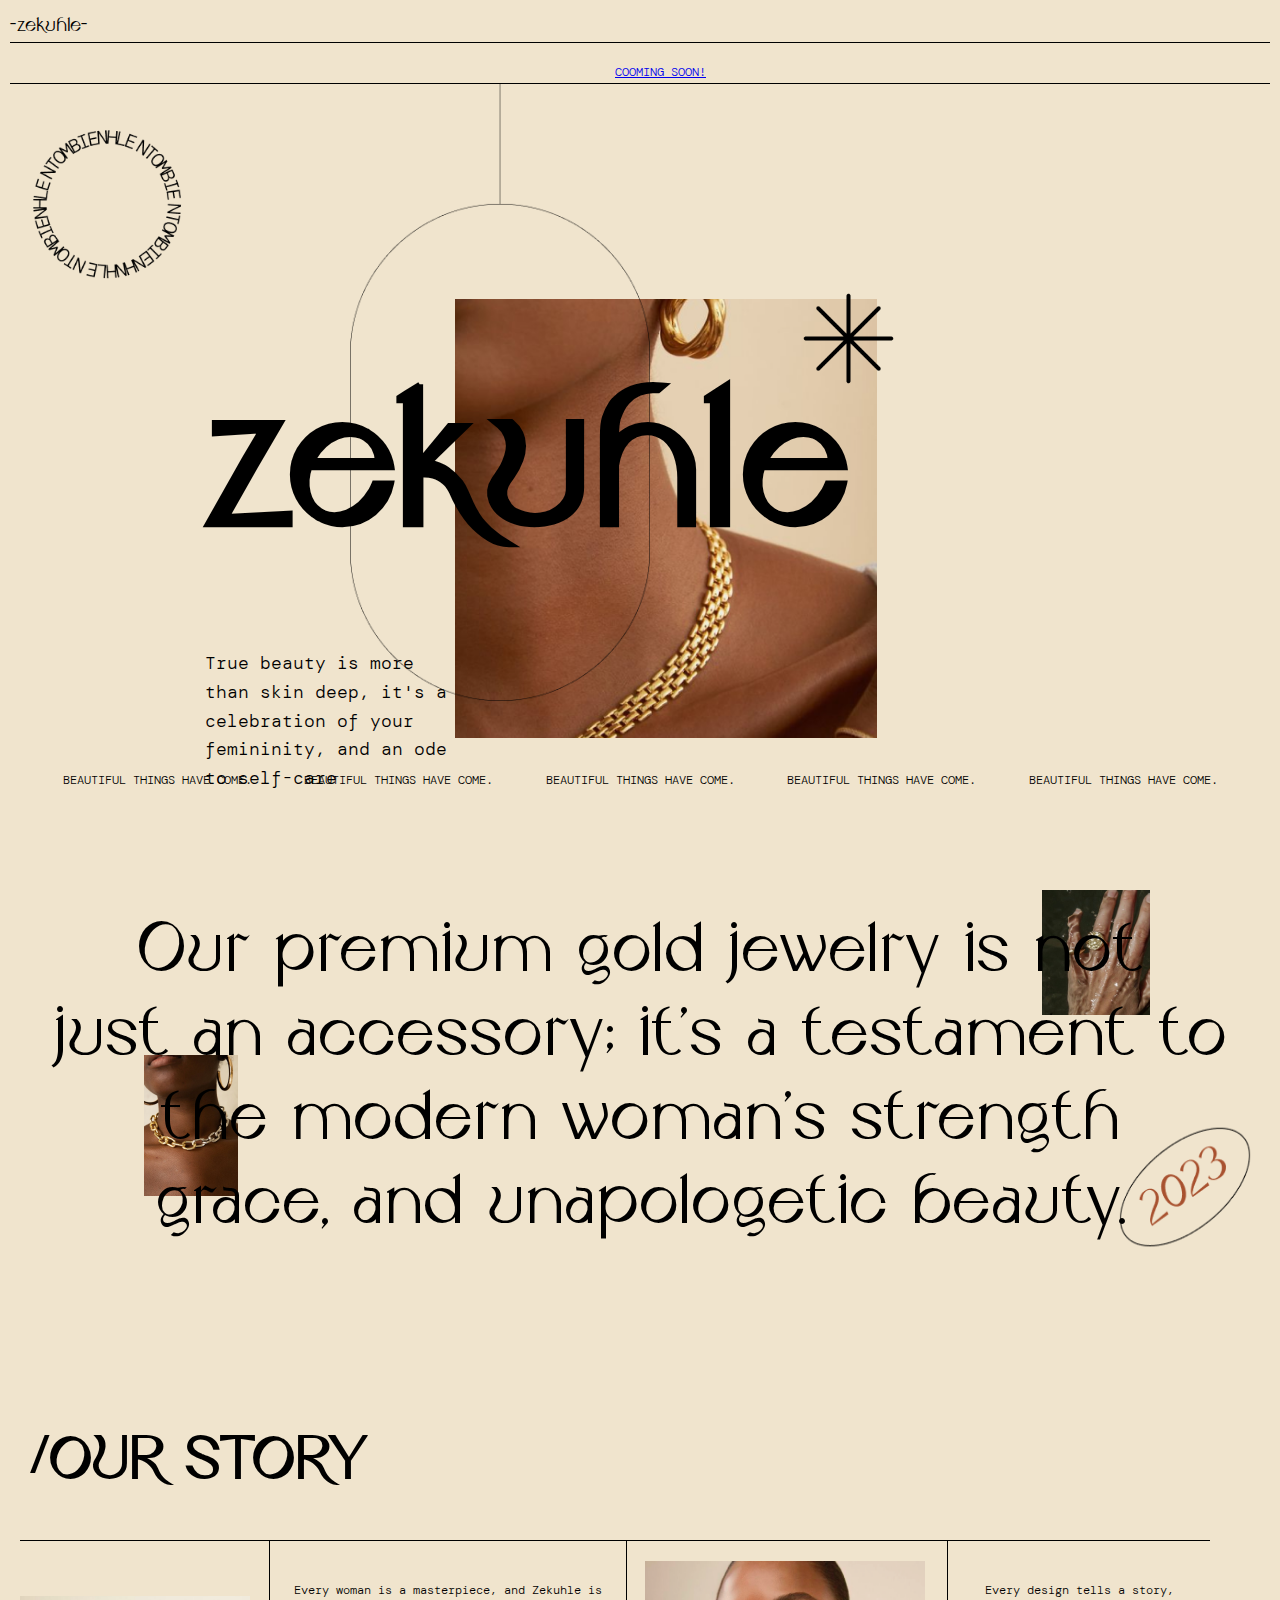
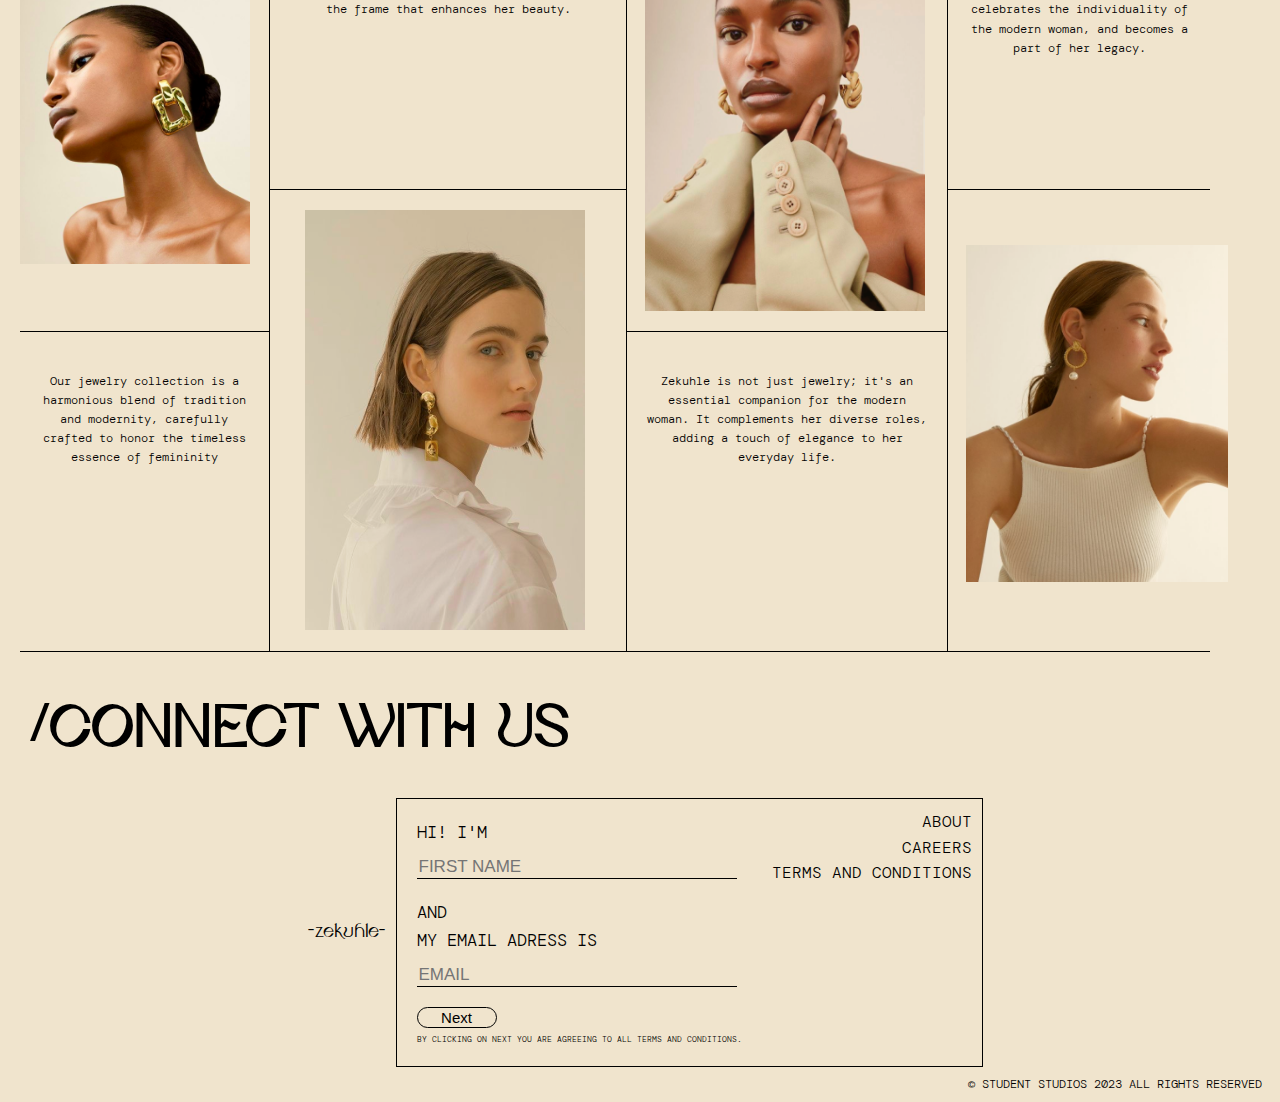
<file: index.html>
<!DOCTYPE html>
<html lang="en">
    <head>
        <meta charset="utf-8">
        <title>zekuhle</title>
        <meta name="viewport" content="width=device-width, initial-scale=1">
        <link href="https://cdn.jsdelivr.net/npm/bootstrap@5.3.1/dist/css/bootstrap.min.css" rel="stylesheet" integrity="sha384-4bw+/aepP/YC94hEpVNVgiZdgIC5+VKNBQNGCHeKRQN+PtmoHDEXuppvnDJzQIu9" crossorigin="anonymous">
        <link rel="stylesheet" href= "taskindex.css" >
    </head>
    <body>
         <!--Header section-->
         <section>
            <header class="head_nav">
                <div class="row row-line">
                    <div class="col-md-12 logo-word">
                        -zekuhle-
                    </div>  
                    
                    <div class="container ">
                        <nav class="navbar navbar-expand-md nav-row">
                            <div class="col-sm-12 col-md-12">
                                <ul class="navbar-nav navbar-expand-md row nav-irow">
                                    <li class="nav-item col-sm-12 col-md-3 nav-space">
                                        <a class="nav-link" href="#">COOMING SOON!</a> 
                                    </li>
                                    <!--
                                    <li class="nav-item col-sm-12 col-md-3 nav-space">
                                        <a class="nav-link" href="#">ABOUT</a> 
                                    </li>
                                    <li class="nav-item col-sm-12 col-md-3 nav-space">
                                        <a class="nav-link" href="#">SHOP</a>
                                    </li>
                                     <li class="nav-item col-sm-12 col-md-3 fourth-nav">
                                        <a class="nav-link" href="#">CART</a>
                                    </li>
                                    -->
                            </ul>

                            </div>

                        </nav>


                    </div>
                   
                </div>
                
                

            </header>

         </section>



          <!--Hero section-->
          <section>
            <div class="container-lg row overflow-hidden" >
                <div class="col-sm-12">
                    <div class="image-container">
                        <div class="col-md-4 top-circ">
                            <img src="images/Hero/NT_CIRCLE.png" alt="NT-circle" class="image img-nt">
                        </div>
                        <div class="col-sm-12 col-md-5 midle-con">
                            <div class="line-pic ">
                                <img src="images/Hero/Frame 3.png" alt="line-frame" class="image  img-line">
                                <img src="images/Hero/2fbb62b15e041b1b97fd77e9fe86bab6 1.png" alt="girljewel" class="image img-gj">
                                <div class="text-container" >
                                    <h1 class=" text-heading">zekuhle</h1>
                                    <p class="par-head">True beauty is more than skin deep, it's a  <br>celebration of your femininity, and an ode to self-care</p>
                                </div>
                            </div>  
                        </div>
                        
                        <div class="col-sm-4 col-md-4">
                            <div class="ytk-grid">
                                <img src="images/Hero/Y2k shape_59 1.png" alt="Y2K-SHAPE" class="image img-YTK">
                            </div>
                            
                        </div>
                    </div>
                </div>

            </div>

           
          </section>

         <!--BTHC section-->
          <section>
            <div class="container-lg BTHC-con text-nowrap overflow-hidden">
                <p class="BTHC-text">
                    BEAUTIFUL THINGS HAVE COME.
                </p>
                <p class="BTHC-text">
                    BEAUTIFUL THINGS HAVE COME.
                </p>
                <p class="BTHC-text">
                    BEAUTIFUL THINGS HAVE COME.
                </p>
                <p class="BTHC-text">
                    BEAUTIFUL THINGS HAVE COME.
                </p>
                <p class="BTHC-text">
                    BEAUTIFUL THINGS HAVE COME.
                </p>
            </div>
            
          </section>



          <!--Quote section-->
          <section>
            <div class="container-lg row lorem-con">
                <div class="lorem-grid">
                    
                    <div class="img-neck-con">
                        <img src="images/lorem/IMG_8663 1.png"  alt="gold-necklace"   class="image img-neck">
                    </div>
                    <div class="lorem-par-con">
                        <p class="lorem-text">Our premium gold jewelry is not  <br>just an accessory; it's a testament to the modern woman's strength<br> grace, and unapologetic beauty.</p>
                    </div>
                    <div class="lorem-ring-con">
                        <img src="images/lorem/IMG_8660 1.png"  alt="gold-ring" class="image img-ring" >
                    </div>
                    <div class="lorem-stamp-con">
                        <img src="images/lorem/stampyear.png" alt="year-stamp" class="image img-stamp">
                    </div>
                </div>
                
            </div>
            
          </section>

          <!--Our Story section-->
          <section class="OS-section">
            <div class="our-story-con">
                <h2 class="OS-text">/OUR STORY</h2>
            </div>

            <div class="container-lg OS-con">
                <div class="row">
                    <div class="OS-grid">
                        <div class=" first-colu">
                            <div class="pic-con-one">
                                <img src="images/Our stories/IMG_one.png" alt="lady-gold-earing" class="image  img-one">
                            </div>
                            <div class="text-one ">
                                <p class="OS-text-one text-OS">Our jewelry collection is a harmonious blend of tradition and modernity, carefully crafted to honor the timeless essence of femininity</p>
                            </div>
                        </div>

                        <div class="secon-colu">
                            <div class="pic-con-secon ">
                                <img src="images/Our stories/IMG_two.png" alt="wlady-gold-earing" class="image  img-secon">
                            </div>
                            <div class="text-secon">
                                <p class="OS-text-secon text-OS">Every woman is a masterpiece, and Zekuhle is the frame that enhances her beauty.</p>
                            </div>
                        </div>

                        <div class=" third-colu">
                            <div class="pic-con-third">
                                <img src="images/Our stories/IMG_three.png" alt="lady-gold-earing" class="image  img-third">
                            </div>
                            <div class="text-third ">
                                <p class="OS-text-third text-OS">Zekuhle is not just jewelry; it's an essential companion for the modern woman. It complements her diverse roles, adding a touch of elegance to her everyday life.</p>
                            </div>
                        </div>

                        <div class="forth-colu">
                            <div class="pic-con-forth">
                                <img src="images/Our stories/IMG_four.png" alt="wlady-gold-earing" class="image  img-forth">
                            </div>
                            <div class="text-forth">
                                <p class="OS-text-fort text-OS">Every design tells a story, celebrates the individuality of the modern woman, and becomes a part of her legacy.</p>
                            </div>
                        </div>
                    </div>
                </div>
            </div>
            
          </section>

        <!-- 
          <section class="Lauch-sec">
            <h2 class="Prod-head">/LAUNCH COLLECTION</h2>
            <div class="prod-con">
                <div class="container-md prod-section">
                    <div class="row prod-row">
                         <!--PRODUCT1------------------------------------------------------------------------------
                        <div class=" prod-card">
                            <div class="row atc-con">
                                <button class="circle-button">
                                    <div class="plus-sign">+</div>
                                </button>
                            </div>
                            <div class="row img-con">
                                <img src="images/Products/PE001.png" alt="earings" class="image img-prod">
                            </div>
                            <div class="row details-con">
                                <div class="row top-row">
                                    <div class=" first-colu">
                                        <div class="Prod-name">
                                            <p class="prod-head">Name:</p>
                                            <p class="prod-item">Dora Earings</p>
                                        </div>
                                    </div>
                                    <div class=" secon-colun">
                                        <div class="Prod-code ">
                                           
                                            <p class="prod-head">Launch Date:</p>
                                            <p class="prod-item">03/09/23</p>
                                        </div>
                                    </div>
    
    
    
                                </div>
                                <div class="row bottom-row">
                                    <div class="first-colu-bot">
                                        <div class="Prod-category">
                                            <p class="prod-head">Category:</p>
                                            <p class="prod-item">Earings</p>
                                        </div>
                                    </div>
                                    <div class="secon-colu-bot">
                                        <div class="Prod-launchdate">
                                            <p class="prod-head">+ Cart:</p>
                                            <button class="prod-item">BUY</button>
                                        </div>
                                    </div>
                                    <div class="third-colu-bot">
                                        <div class="Prod-price">
                                            <p class="prod-head">Price:</p>
                                            <p class="prod-item price-prod">R499.99</p>
                                        </div>
                                    </div>
                                    
                                </div>
    
                            </div>
    
                        </div>
                        <!--PRODUCT2------------------------------------------------------------------------------
                        <div class=" prod-card">
                            <div class="row atc-con">
                                <button class="circle-button">
                                    <div class="plus-sign">+</div>
                                </button>
                            </div>
                            <div class="row img-con">
                                <img src="images/Products/PE002.png" alt="earings" class="image img-prod">
                            </div>
                            <div class="row details-con">
                                <div class="row top-row">
                                    <div class=" first-colu">
                                        <div class="Prod-name">
                                            <p class="prod-head">Name:</p>
                                            <p class="prod-item">Thulo Earings</p>
                                        </div>
                                    </div>
                                    <div class=" secon-colun">
                                        <div class="Prod-code ">
                                           
                                            <p class="prod-head">Launch Date:</p>
                                            <p class="prod-item">03/09/23</p>
                                        </div>
                                    </div>
    
    
    
                                </div>
                                <div class="row bottom-row">
                                    <div class="first-colu-bot">
                                        <div class="Prod-category">
                                            <p class="prod-head">Category:</p>
                                            <p class="prod-item">Earings</p>
                                        </div>
                                    </div>
                                    <div class="secon-colu-bot">
                                        <div class="Prod-launchdate">
                                            <p class="prod-head">+ Cart:</p>
                                            <button class="prod-item">BUY</button>
                                        </div>
                                    </div>
                                    <div class="third-colu-bot">
                                        <div class="Prod-price">
                                            <p class="prod-head">Price:</p>
                                            <p class="prod-item price-prod">R899.99</p>
                                        </div>
                                    </div>
                                    
                                </div>
    
                            </div>
    
                        </div>
                        <!--PRODUCT3------------------------------------------------------------------------------
                        <div class=" prod-card">
                            <div class="row atc-con">
                                <button class="circle-button">
                                    <div class="plus-sign">+</div>
                                </button>
                            </div>
                            <div class="row img-con">
                                <img src="images/Products/PE003.png" alt="earings" class="image img-prod">
                            </div>
                            <div class="row details-con">
                                <div class="row top-row">
                                    <div class=" first-colu">
                                        <div class="Prod-name">
                                            <p class="prod-head">Name:</p>
                                            <p class="prod-item">Nandi Earings</p>
                                        </div>
                                    </div>
                                    <div class=" secon-colun">
                                        <div class="Prod-code ">
                                           
                                            <p class="prod-head">Launch Date:</p>
                                            <p class="prod-item">03/09/23</p>
                                        </div>
                                    </div>
    
    
    
                                </div>
                                <div class="row bottom-row">
                                    <div class="first-colu-bot">
                                        <div class="Prod-category">
                                            <p class="prod-head">Category:</p>
                                            <p class="prod-item">Earings</p>
                                        </div>
                                    </div>
                                    <div class="secon-colu-bot">
                                        <div class="Prod-launchdate">
                                            <p class="prod-head">+ Cart:</p>
                                            <button class="prod-item">BUY</button>
                                        </div>
                                    </div>
                                    <div class="third-colu-bot">
                                        <div class="Prod-price">
                                            <p class="prod-head">Price:</p>
                                            <p class="prod-item price-prod">R999.99</p>
                                        </div>
                                    </div>
                                    
                                </div>
    
                            </div>
    
                        </div>

                    </div>
                    <div class="row prod-row">
                        <!--PRODUCT4------------------------------------------------------------------------------
                        <div class= "prod-card">
                        <div class="row atc-con">
                            <button class="circle-button">
                                <div class="plus-sign">+</div>
                            </button>
                        </div>
                        <div class="row img-con">
                            <img src="images/Products/PE004.png" alt="earings" class="image img-prod">
                        </div>
                        <div class="row details-con">
                            <div class="row top-row">
                                <div class=" first-colu">
                                    <div class="Prod-name">
                                        <p class="prod-head">Name:</p>
                                        <p class="prod-item">Retha  Earings</p>
                                    </div>
                                </div>
                                <div class=" secon-colun">
                                    <div class="Prod-code ">
                                       
                                        <p class="prod-head">Launch Date:</p>
                                        <p class="prod-item">03/09/23</p>
                                    </div>
                                </div>



                            </div>
                            <div class="row bottom-row">
                                <div class="first-colu-bot">
                                    <div class="Prod-category">
                                        <p class="prod-head">Category:</p>
                                        <p class="prod-item">Earings</p>
                                    </div>
                                </div>
                                <div class="secon-colu-bot">
                                    <div class="Prod-launchdate">
                                        <p class="prod-head">+ Cart:</p>
                                        <button class="prod-item">BUY</button>
                                    </div>
                                </div>
                                <div class="third-colu-bot">
                                    <div class="Prod-price">
                                        <p class="prod-head">Price:</p>
                                        <p class="prod-item price-prod">R699.99</p>
                                    </div>
                                </div>
                                
                            </div>

                        </div>

                        </div>
                        <!--PRODUCT5------------------------------------------------------------------------------
                        <div class=" prod-card">
                        <div class="row atc-con">
                            <button class="circle-button">
                                <div class="plus-sign">+</div>
                            </button>
                        </div>
                        <div class="row img-con">
                            <img src="images/Products/PB001.png" alt="earings" class="image img-prod">
                        </div>
                        <div class="row details-con">
                            <div class="row top-row">
                                <div class=" first-colu">
                                    <div class="Prod-name">
                                        <p class="prod-head">Name:</p>
                                        <p class="prod-item">The Gale</p>
                                    </div>
                                </div>
                                <div class=" secon-colun">
                                    <div class="Prod-code ">
                                       
                                        <p class="prod-head">Launch Date:</p>
                                        <p class="prod-item">03/09/23</p>
                                    </div>
                                </div>



                            </div>
                            <div class="row bottom-row">
                                <div class="first-colu-bot">
                                    <div class="Prod-category">
                                        <p class="prod-head">Category:</p>
                                        <p class="prod-item">Bracelet</p>
                                    </div>
                                </div>
                                <div class="secon-colu-bot">
                                    <div class="Prod-launchdate">
                                        <p class="prod-head">+ Cart:</p>
                                        <button class="prod-item">BUY</button>
                                    </div>
                                </div>
                                <div class="third-colu-bot">
                                    <div class="Prod-price">
                                        <p class="prod-head">Price:</p>
                                        <p class="prod-item price-prod">R399.99</p>
                                    </div>
                                </div>
                                
                            </div>

                        </div>

                        </div>
                        <!--PRODUCT6------------------------------------------------------------------------------
                        <div class=" prod-card">
                        <div class="row atc-con">
                            <button class="circle-button">
                                <div class="plus-sign">+</div>
                            </button>
                        </div>
                        <div class="row img-con">
                            <img src="images/Products/PB002.png" alt="earings" class="image img-prod">
                        </div>
                        <div class="row details-con">
                            <div class="row top-row">
                                <div class=" first-colu">
                                    <div class="Prod-name">
                                        <p class="prod-head">Name:</p>
                                        <p class="prod-item">The Maiden</p>
                                    </div>
                                </div>
                                <div class=" secon-colun">
                                    <div class="Prod-code ">
                                       
                                        <p class="prod-head">Launch Date:</p>
                                        <p class="prod-item">03/09/23</p>
                                    </div>
                                </div>



                            </div>
                            <div class="row bottom-row">
                                <div class="first-colu-bot">
                                    <div class="Prod-category">
                                        <p class="prod-head">Category:</p>
                                        <p class="prod-item">Bracelet</p>
                                    </div>
                                </div>
                                <div class="secon-colu-bot">
                                    <div class="Prod-launchdate">
                                        <p class="prod-head">+ Cart:</p>
                                        <button class="prod-item">BUY</button>
                                    </div>
                                </div>
                                <div class="third-colu-bot">
                                    <div class="Prod-price">
                                        <p class="prod-head">Price:</p>
                                        <p class="prod-item price-prod">R599.99</p>
                                    </div>
                                </div>
                                
                            </div>

                        </div>

                        </div>
                    </div>
        
                    <div class="row prod-row">
                        <!--PRODUCT7-----------------------------------------------------------------------------
                        <div class="prod-card">
                        <div class="row atc-con">
                            <button class="circle-button">
                                <div class="plus-sign">+</div>
                            </button>
                        </div>
                        <div class="row img-con">
                            <img src="images/Products/PR001.png" alt="earings" class="image img-prod">
                        </div>
                        <div class="row details-con">
                            <div class="row top-row">
                                <div class=" first-colu">
                                    <div class="Prod-name">
                                        <p class="prod-head">Name:</p>
                                        <p class="prod-item">Ruth Rings</p>
                                    </div>
                                </div>
                                <div class=" secon-colun">
                                    <div class="Prod-code ">
                                       
                                        <p class="prod-head">Launch Date:</p>
                                        <p class="prod-item">03/09/23</p>
                                    </div>
                                </div>



                            </div>
                            <div class="row bottom-row">
                                <div class="first-colu-bot">
                                    <div class="Prod-category">
                                        <p class="prod-head">Category:</p>
                                        <p class="prod-item">Rings</p>
                                    </div>
                                </div>
                                <div class="secon-colu-bot">
                                    <div class="Prod-launchdate">
                                        <p class="prod-head">+ Cart:</p>
                                        <button class="prod-item">BUY</button>
                                    </div>
                                </div>
                                <div class="third-colu-bot">
                                    <div class="Prod-price">
                                        <p class="prod-head">Price:</p>
                                        <p class="prod-item price-prod">R799.99</p>
                                    </div>
                                </div>
                                
                            </div>

                        </div>

                        </div>
                        <!--PRODUC8------------------------------------------------------------------------------
                        <div class=" prod-card">
                        <div class="row atc-con">
                            <button class="circle-button">
                                <div class="plus-sign">+</div>
                            </button>
                        </div>
                        <div class="row img-con">
                            <img src="images/Products/PR002.png" alt="earings" class="image img-prod">
                        </div>
                        <div class="row details-con">
                            <div class="row top-row">
                                <div class=" first-colu">
                                    <div class="Prod-name">
                                        <p class="prod-head">Name:</p>
                                        <p class="prod-item">Hambi Rings</p>
                                    </div>
                                </div>
                                <div class=" secon-colun">
                                    <div class="Prod-code ">
                                       
                                        <p class="prod-head">Launch Date:</p>
                                        <p class="prod-item">03/09/23</p>
                                    </div>
                                </div>



                            </div>
                            <div class="row bottom-row">
                                <div class="first-colu-bot">
                                    <div class="Prod-category">
                                        <p class="prod-head">Category:</p>
                                        <p class="prod-item">Rings</p>
                                    </div>
                                </div>
                                <div class="secon-colu-bot">
                                    <div class="Prod-launchdate">
                                        <p class="prod-head">+ Cart:</p>
                                        <button class="prod-item">BUY</button>
                                    </div>
                                </div>
                                <div class="third-colu-bot">
                                    <div class="Prod-price">
                                        <p class="prod-head">Price:</p>
                                        <p class="prod-item price-prod">R499.99</p>
                                    </div>
                                </div>
                                
                            </div>

                        </div>

                        </div>
                        <!--PRODUCT9------------------------------------------------------------------------------
                        <div class=" prod-card">
                        <div class="row atc-con">
                            <button class="circle-button">
                                <div class="plus-sign">+</div>
                            </button>
                        </div>
                        <div class="row img-con">
                            <img src="images/Products/PR003.png" alt="earings" class="image img-prod">
                        </div>
                        <div class="row details-con">
                            <div class="row top-row">
                                <div class=" first-colu">
                                    <div class="Prod-name">
                                        <p class="prod-head">Name:</p>
                                        <p class="prod-item">Dors Rings</p>
                                    </div>
                                </div>
                                <div class=" secon-colun">
                                    <div class="Prod-code ">
                                       
                                        <p class="prod-head">Launch Date:</p>
                                        <p class="prod-item">03/09/23</p>
                                    </div>
                                </div>



                            </div>
                            <div class="row bottom-row">
                                <div class="first-colu-bot">
                                    <div class="Prod-category">
                                        <p class="prod-head">Category:</p>
                                        <p class="prod-item">Rings</p>
                                    </div>
                                </div>
                                <div class="secon-colu-bot">
                                    <div class="Prod-launchdate">
                                        <p class="prod-head">+ Cart:</p>
                                        <button class="prod-item">BUY</button>
                                    </div>
                                </div>
                                <div class="third-colu-bot">
                                    <div class="Prod-price">
                                        <p class="prod-head">Price:</p>
                                        <p class="prod-item price-prod">R999.99</p>
                                    </div>
                                </div>
                                
                            </div>

                        </div>

                        </div>
                    </div>

                    <div class="row prod-row">
                        <!--PRODUCT10------------------------------------------------------------------------------
                        <div class="prod-card">
                        <div class="row atc-con">
                            <button class="circle-button">
                                <div class="plus-sign">+</div>
                            </button>
                        </div>
                        <div class="row img-con">
                            <img src="images/Products/PR004.png" alt="earings" class="image img-prod">
                        </div>
                        <div class="row details-con">
                            <div class="row top-row">
                                <div class=" first-colu">
                                    <div class="Prod-name">
                                        <p class="prod-head">Name:</p>
                                        <p class="prod-item">Linda Rings</p>
                                    </div>
                                </div>
                                <div class=" secon-colun">
                                    <div class="Prod-code ">
                                       
                                        <p class="prod-head">Launch Date:</p>
                                        <p class="prod-item">03/09/23</p>
                                    </div>
                                </div>



                            </div>
                            <div class="row bottom-row">
                                <div class="first-colu-bot">
                                    <div class="Prod-category">
                                        <p class="prod-head">Category:</p>
                                        <p class="prod-item">Rings</p>
                                    </div>
                                </div>
                                <div class="secon-colu-bot">
                                    <div class="Prod-launchdate">
                                        <p class="prod-head">+ Cart:</p>
                                        <button class="prod-item">BUY</button>
                                    </div>
                                </div>
                                <div class="third-colu-bot">
                                    <div class="Prod-price">
                                        <p class="prod-head">Price:</p>
                                        <p class="prod-item price-prod">R899.99</p>
                                    </div>
                                </div>
                                
                            </div>

                        </div>

                        </div>
                        
                    </div>


                </div>

            </div>


          </section>
        -->

          <!--Coming soon section-->
   
          <!--Footer section-->
           <section>
            <h2 class="Prod-head">/CONNECT WITH US</h2>
            <div class="container-lg">
                <div class="outer-con">
                    <div class="logo-con">
                        <p class="logo">-zekuhle-</p>
                    </div>
                    <div class="box-con">
                        <div class="col-md-6 left col">
                            <div class="form-con">
                                <form>
                                    <div class="form-group">
                                        <label for="name">HI! I'M </label>
                                        <input type="text" id="name" name="name" placeholder="FIRST NAME">
                                    </div>
                                    <div class="form-group">
                                        <label for="email">AND <br> MY EMAIL ADRESS IS </label>
                                        <input type="email" id="email" name="email" placeholder="EMAIL">
                                    </div>
                                    <div class="but-ton">
                                        <button type="submit">Next</button>
                                        <p class="TandC">BY CLICKING ON NEXT YOU ARE AGREEING TO ALL TERMS AND CONDITIONS.</p>
                                    </div>   
                                </form>
                            </div>
        
                        
                        </div>
      
                        <div class="col-md-6 right-col">
                            <div class="link-con">
                                <div class="footer-links">
                                    <a class="f-link" href="#">ABOUT</a>
                                    <a class="f-link" href="#">CAREERS</a>
                                    <a class="f-link" href="#">TERMS AND CONDITIONS </a>
                                </div>
    
                            </div>
                            
                        </div>
                    </div>
                    
                </div>

            </div>
            <div class=" row cop-con">
                <div class="col-md-8">
                    <p class="copu-text">© STUDENT STUDIOS 2023 ALL RIGHTS RESERVED</p>
                </div>
                <div class="col-md-4 cop-logo">
                    
                </div>
            </div>
           </section>

    </body>

</html>
</file>
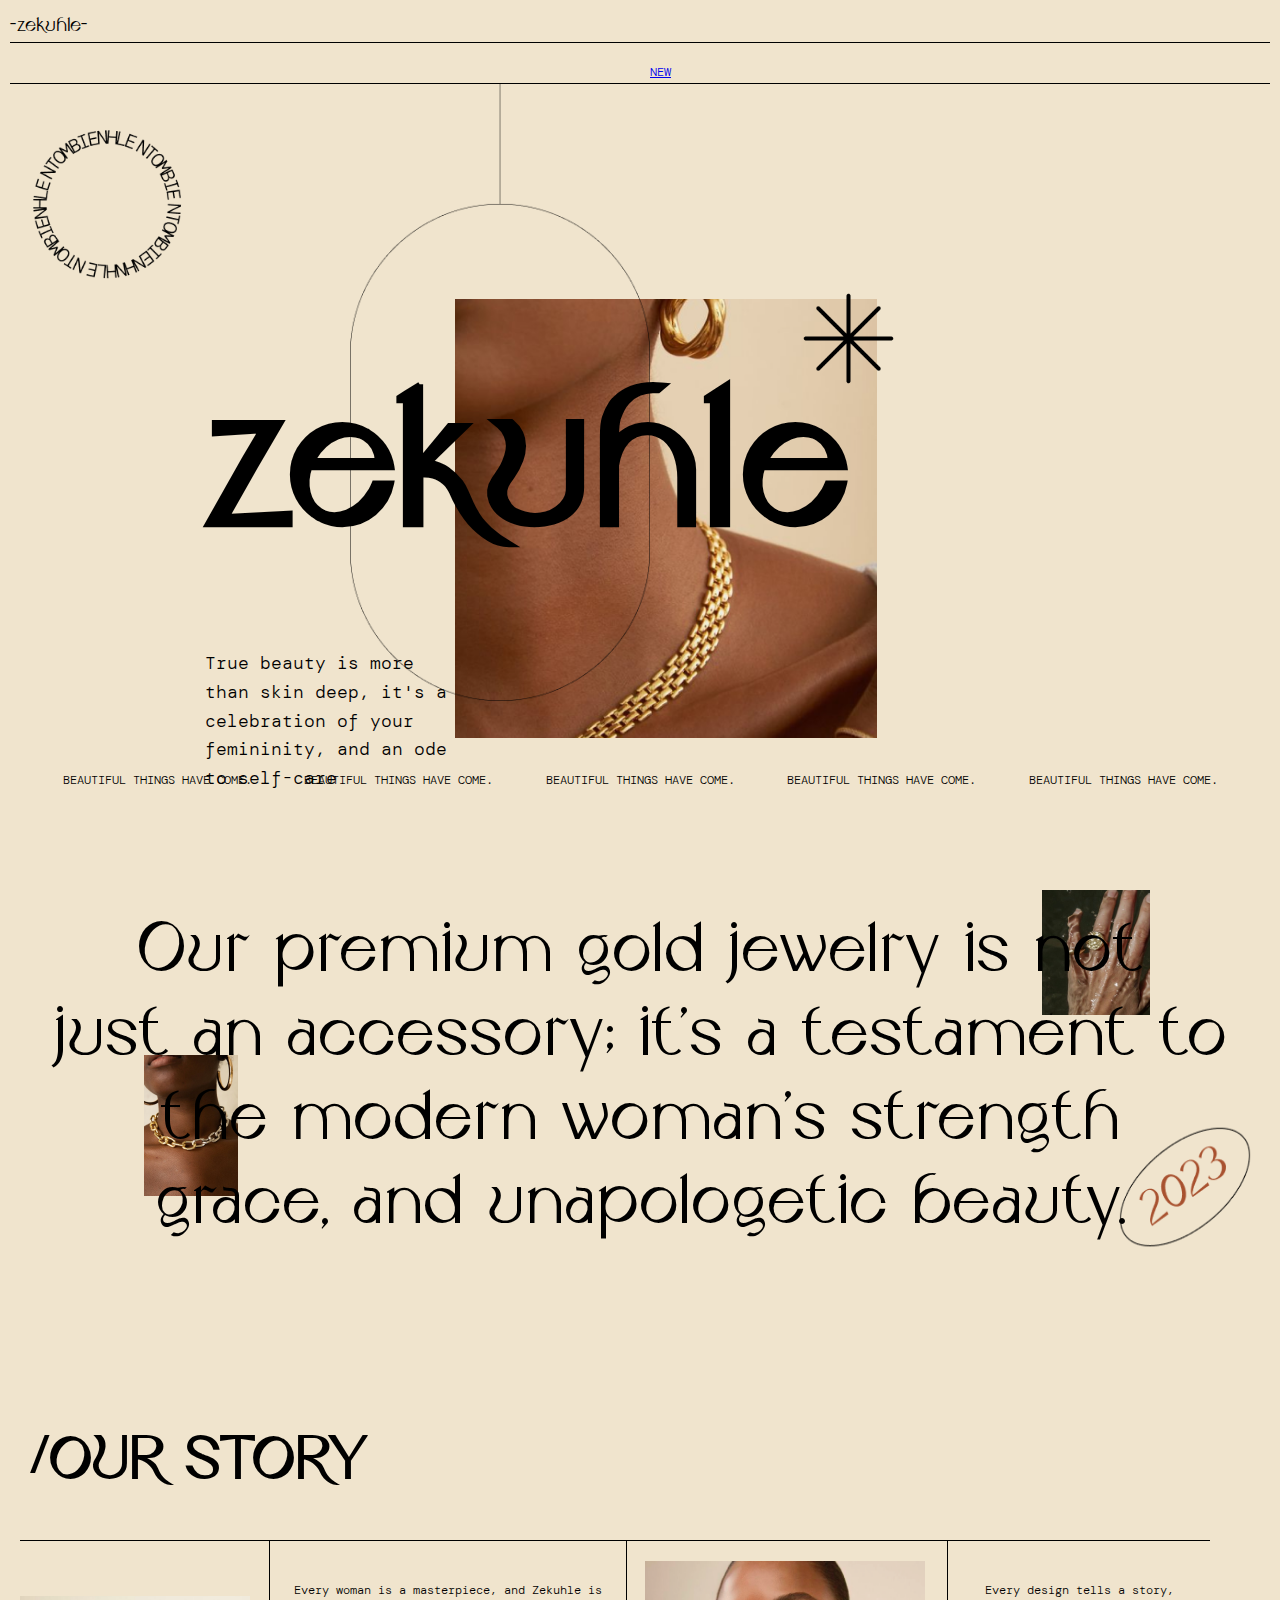
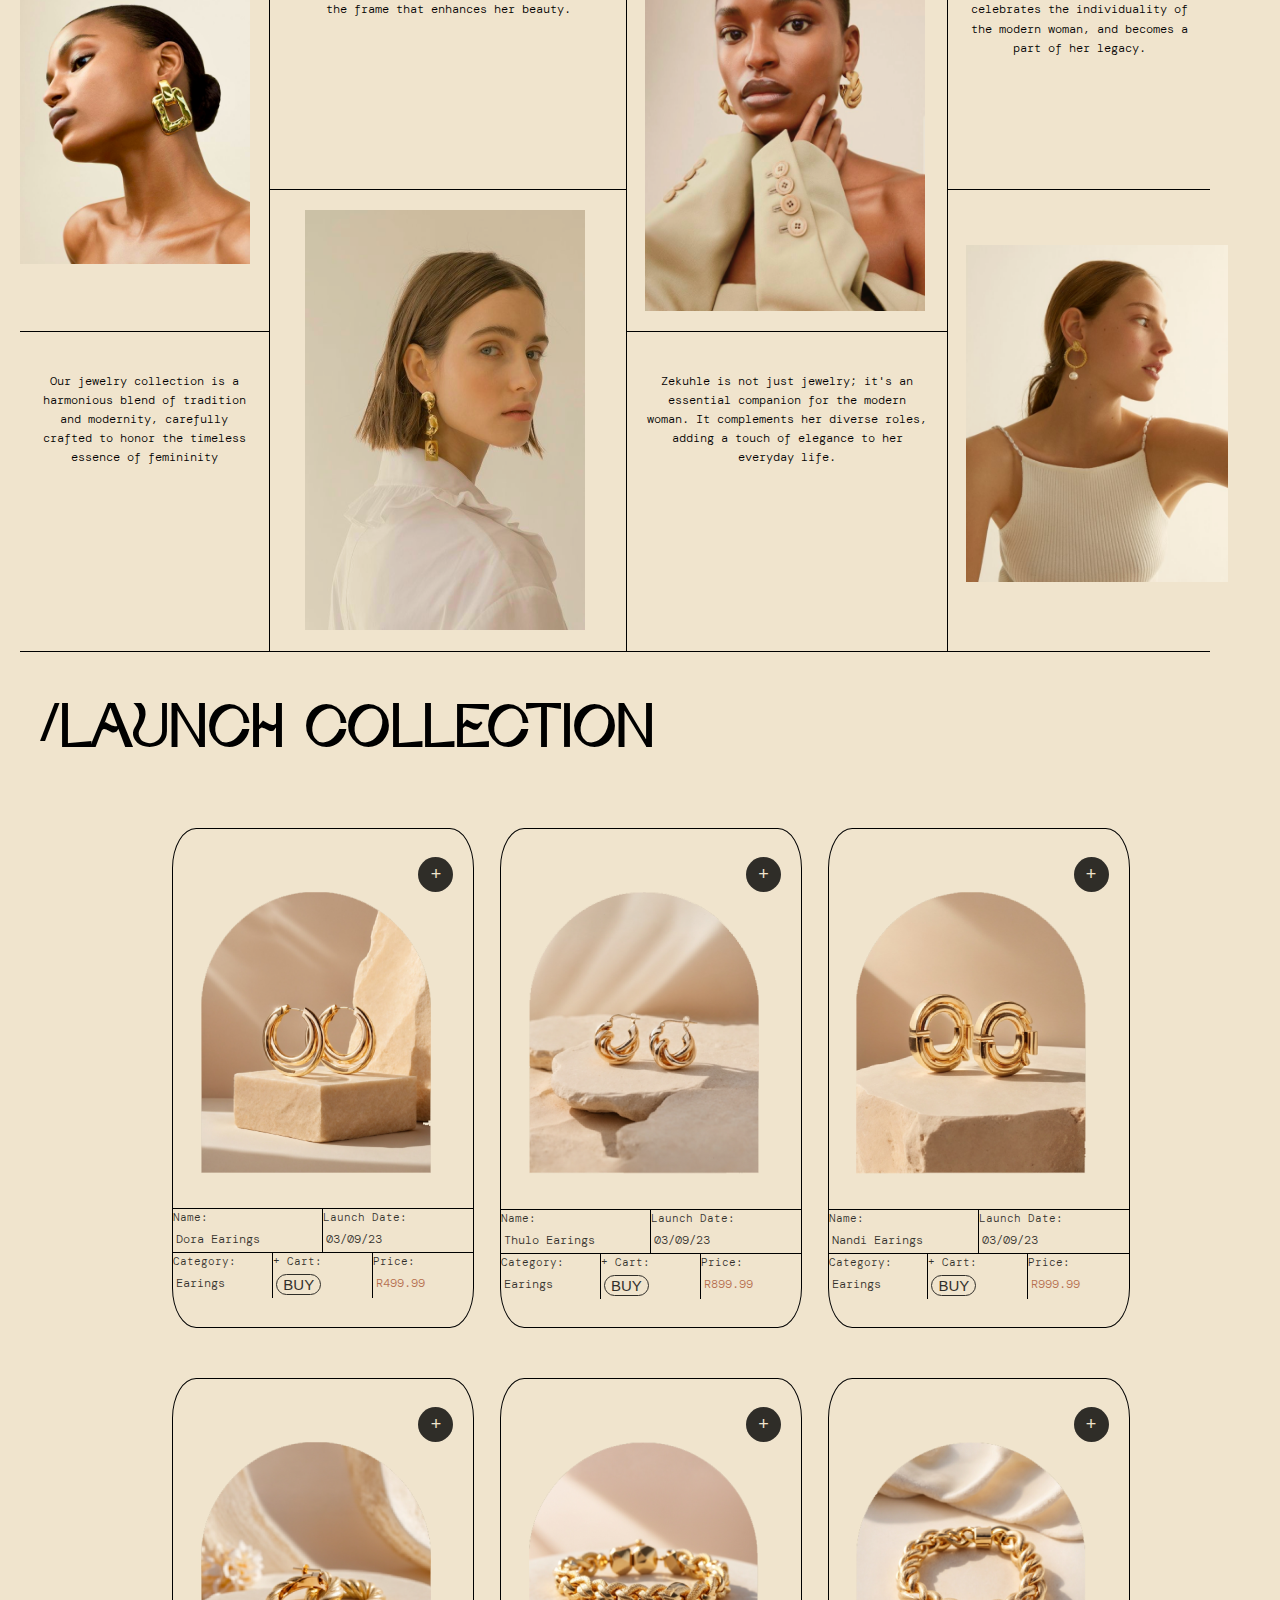
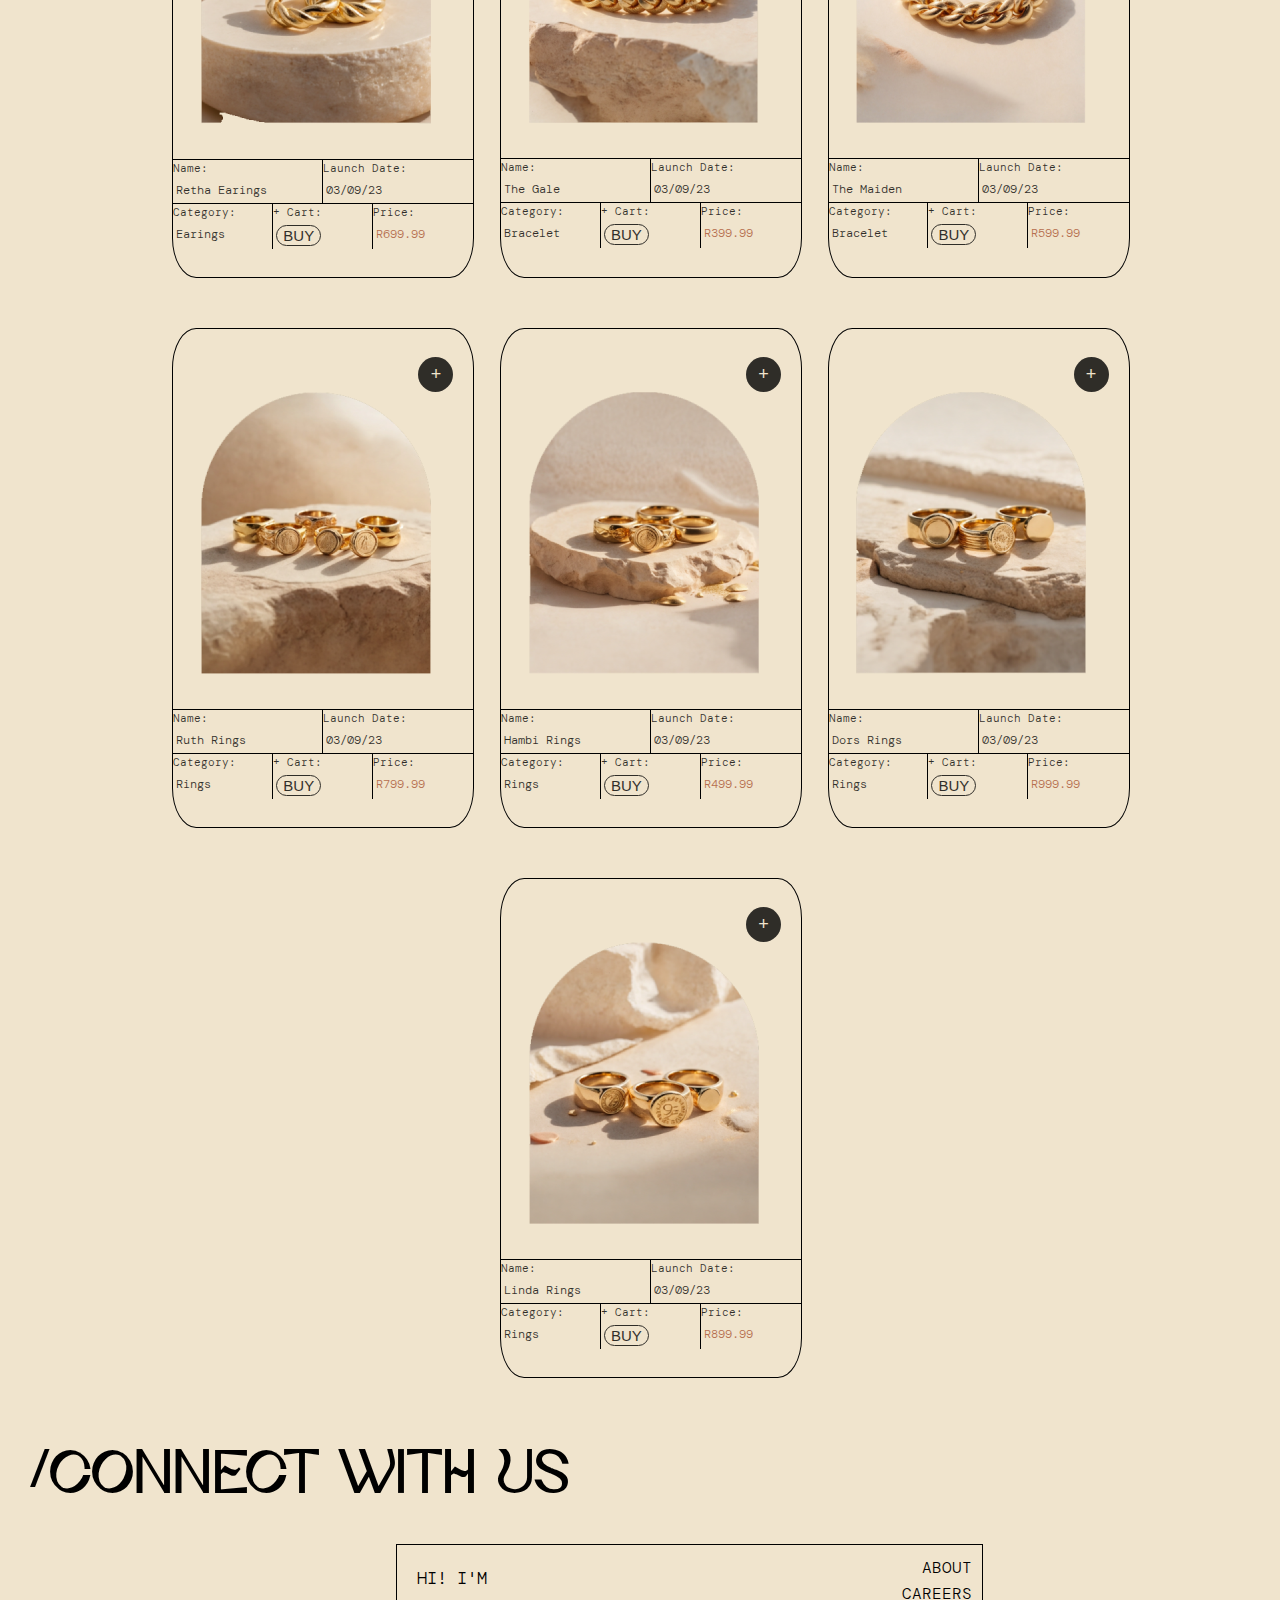
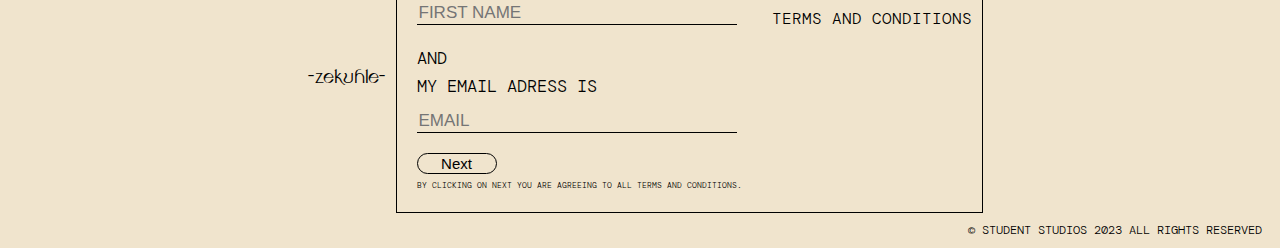
<file: taskindex.html>
<!DOCTYPE html>
<html lang="en">
    <head>
        <meta charset="utf-8">
        <title>zekuhle</title>
        <meta name="viewport" content="width=device-width, initial-scale=1">
        <link href="https://cdn.jsdelivr.net/npm/bootstrap@5.3.1/dist/css/bootstrap.min.css" rel="stylesheet" integrity="sha384-4bw+/aepP/YC94hEpVNVgiZdgIC5+VKNBQNGCHeKRQN+PtmoHDEXuppvnDJzQIu9" crossorigin="anonymous">
        <link rel="stylesheet" href= "taskindex.css" >
    </head>
    <body>
         <!--Header section-->
         <section>
            <header class="head_nav">
                <div class="row row-line">
                    <div class="col-md-12 logo-word">
                        -zekuhle-
                    </div>  
                    
                    <div class="container ">
                        <nav class="navbar navbar-expand-md nav-row">
                            <div class="col-sm-12 col-md-12">
                                <ul class="navbar-nav navbar-expand-md row nav-irow">
                                    <li class="nav-item col-sm-12 col-md-3 nav-space">
                                        <a class="nav-link" href="#">NEW</a> 
                                    </li>
                                    <li class="nav-item col-sm-12 col-md-3 nav-space">
                                        <a class="nav-link" href="#">ABOUT</a> 
                                    </li>
                                    <li class="nav-item col-sm-12 col-md-3 nav-space">
                                        <a class="nav-link" href="#">SHOP</a>
                                    </li>
                                     <li class="nav-item col-sm-12 col-md-3 fourth-nav">
                                        <a class="nav-link" href="#">CART</a>
                                    </li>
                            </ul>

                            </div>

                        </nav>


                    </div>
                   
                </div>
                
                

            </header>

         </section>



          <!--Hero section-->
          <section>
            <div class="container-lg row overflow-hidden" >
                <div class="col-sm-12">
                    <div class="image-container">
                        <div class="col-md-4 top-circ">
                            <img src="images/Hero/NT_CIRCLE.png" alt="NT-circle" class="image img-nt">
                        </div>
                        <div class="col-sm-12 col-md-5 midle-con">
                            <div class="line-pic ">
                                <img src="images/Hero/Frame 3.png" alt="line-frame" class="image  img-line">
                                <img src="images/Hero/2fbb62b15e041b1b97fd77e9fe86bab6 1.png" alt="girljewel" class="image img-gj">
                                <div class="text-container" >
                                    <h1 class=" text-heading">zekuhle</h1>
                                    <p class="par-head">True beauty is more than skin deep, it's a  <br>celebration of your femininity, and an ode to self-care</p>
                                </div>
                            </div>  
                        </div>
                        
                        <div class="col-sm-4 col-md-4">
                            <div class="ytk-grid">
                                <img src="images/Hero/Y2k shape_59 1.png" alt="Y2K-SHAPE" class="image img-YTK">
                            </div>
                            
                        </div>
                    </div>
                </div>

            </div>

           
          </section>

         <!--BTHC section-->
          <section>
            <div class="container-lg BTHC-con text-nowrap overflow-hidden">
                <p class="BTHC-text">
                    BEAUTIFUL THINGS HAVE COME.
                </p>
                <p class="BTHC-text">
                    BEAUTIFUL THINGS HAVE COME.
                </p>
                <p class="BTHC-text">
                    BEAUTIFUL THINGS HAVE COME.
                </p>
                <p class="BTHC-text">
                    BEAUTIFUL THINGS HAVE COME.
                </p>
                <p class="BTHC-text">
                    BEAUTIFUL THINGS HAVE COME.
                </p>
            </div>
            
          </section>



          <!--Quote section-->
          <section>
            <div class="container-lg row lorem-con">
                <div class="lorem-grid">
                    
                    <div class="img-neck-con">
                        <img src="images/lorem/IMG_8663 1.png"  alt="gold-necklace"   class="image img-neck">
                    </div>
                    <div class="lorem-par-con">
                        <p class="lorem-text">Our premium gold jewelry is not  <br>just an accessory; it's a testament to the modern woman's strength<br> grace, and unapologetic beauty.</p>
                    </div>
                    <div class="lorem-ring-con">
                        <img src="images/lorem/IMG_8660 1.png"  alt="gold-ring" class="image img-ring" >
                    </div>
                    <div class="lorem-stamp-con">
                        <img src="images/lorem/stampyear.png" alt="year-stamp" class="image img-stamp">
                    </div>
                </div>
                
            </div>
            
          </section>

          <!--Our Story section-->
          <section class="OS-section">
            <div class="our-story-con">
                <h2 class="OS-text">/OUR STORY</h2>
            </div>

            <div class="container-lg OS-con">
                <div class="row">
                    <div class="OS-grid">
                        <div class=" first-colu">
                            <div class="pic-con-one">
                                <img src="images/Our stories/IMG_one.png" alt="lady-gold-earing" class="image  img-one">
                            </div>
                            <div class="text-one ">
                                <p class="OS-text-one text-OS">Our jewelry collection is a harmonious blend of tradition and modernity, carefully crafted to honor the timeless essence of femininity</p>
                            </div>
                        </div>

                        <div class="secon-colu">
                            <div class="pic-con-secon ">
                                <img src="images/Our stories/IMG_two.png" alt="wlady-gold-earing" class="image  img-secon">
                            </div>
                            <div class="text-secon">
                                <p class="OS-text-secon text-OS">Every woman is a masterpiece, and Zekuhle is the frame that enhances her beauty.</p>
                            </div>
                        </div>

                        <div class=" third-colu">
                            <div class="pic-con-third">
                                <img src="images/Our stories/IMG_three.png" alt="lady-gold-earing" class="image  img-third">
                            </div>
                            <div class="text-third ">
                                <p class="OS-text-third text-OS">Zekuhle is not just jewelry; it's an essential companion for the modern woman. It complements her diverse roles, adding a touch of elegance to her everyday life.</p>
                            </div>
                        </div>

                        <div class="forth-colu">
                            <div class="pic-con-forth">
                                <img src="images/Our stories/IMG_four.png" alt="wlady-gold-earing" class="image  img-forth">
                            </div>
                            <div class="text-forth">
                                <p class="OS-text-fort text-OS">Every design tells a story, celebrates the individuality of the modern woman, and becomes a part of her legacy.</p>
                            </div>
                        </div>
                    </div>
                </div>
            </div>
            
          </section>

          <!--Launch section-->
          <section class="Lauch-sec">
            <h2 class="Prod-head">/LAUNCH COLLECTION</h2>
            <div class="prod-con">
                <div class="container-md prod-section">
                    <div class="row prod-row">
                         <!--PRODUCT1------------------------------------------------------------------------------>
                        <div class=" prod-card">
                            <div class="row atc-con">
                                <button class="circle-button">
                                    <div class="plus-sign">+</div>
                                </button>
                            </div>
                            <div class="row img-con">
                                <img src="images/Products/PE001.png" alt="earings" class="image img-prod">
                            </div>
                            <div class="row details-con">
                                <div class="row top-row">
                                    <div class=" first-colu">
                                        <div class="Prod-name">
                                            <p class="prod-head">Name:</p>
                                            <p class="prod-item">Dora Earings</p>
                                        </div>
                                    </div>
                                    <div class=" secon-colun">
                                        <div class="Prod-code ">
                                           
                                            <p class="prod-head">Launch Date:</p>
                                            <p class="prod-item">03/09/23</p>
                                        </div>
                                    </div>
    
    
    
                                </div>
                                <div class="row bottom-row">
                                    <div class="first-colu-bot">
                                        <div class="Prod-category">
                                            <p class="prod-head">Category:</p>
                                            <p class="prod-item">Earings</p>
                                        </div>
                                    </div>
                                    <div class="secon-colu-bot">
                                        <div class="Prod-launchdate">
                                            <p class="prod-head">+ Cart:</p>
                                            <button class="prod-item">BUY</button>
                                        </div>
                                    </div>
                                    <div class="third-colu-bot">
                                        <div class="Prod-price">
                                            <p class="prod-head">Price:</p>
                                            <p class="prod-item price-prod">R499.99</p>
                                        </div>
                                    </div>
                                    
                                </div>
    
                            </div>
    
                        </div>
                        <!--PRODUCT2------------------------------------------------------------------------------>
                        <div class=" prod-card">
                            <div class="row atc-con">
                                <button class="circle-button">
                                    <div class="plus-sign">+</div>
                                </button>
                            </div>
                            <div class="row img-con">
                                <img src="images/Products/PE002.png" alt="earings" class="image img-prod">
                            </div>
                            <div class="row details-con">
                                <div class="row top-row">
                                    <div class=" first-colu">
                                        <div class="Prod-name">
                                            <p class="prod-head">Name:</p>
                                            <p class="prod-item">Thulo Earings</p>
                                        </div>
                                    </div>
                                    <div class=" secon-colun">
                                        <div class="Prod-code ">
                                           
                                            <p class="prod-head">Launch Date:</p>
                                            <p class="prod-item">03/09/23</p>
                                        </div>
                                    </div>
    
    
    
                                </div>
                                <div class="row bottom-row">
                                    <div class="first-colu-bot">
                                        <div class="Prod-category">
                                            <p class="prod-head">Category:</p>
                                            <p class="prod-item">Earings</p>
                                        </div>
                                    </div>
                                    <div class="secon-colu-bot">
                                        <div class="Prod-launchdate">
                                            <p class="prod-head">+ Cart:</p>
                                            <button class="prod-item">BUY</button>
                                        </div>
                                    </div>
                                    <div class="third-colu-bot">
                                        <div class="Prod-price">
                                            <p class="prod-head">Price:</p>
                                            <p class="prod-item price-prod">R899.99</p>
                                        </div>
                                    </div>
                                    
                                </div>
    
                            </div>
    
                        </div>
                        <!--PRODUCT3------------------------------------------------------------------------------>
                        <div class=" prod-card">
                            <div class="row atc-con">
                                <button class="circle-button">
                                    <div class="plus-sign">+</div>
                                </button>
                            </div>
                            <div class="row img-con">
                                <img src="images/Products/PE003.png" alt="earings" class="image img-prod">
                            </div>
                            <div class="row details-con">
                                <div class="row top-row">
                                    <div class=" first-colu">
                                        <div class="Prod-name">
                                            <p class="prod-head">Name:</p>
                                            <p class="prod-item">Nandi Earings</p>
                                        </div>
                                    </div>
                                    <div class=" secon-colun">
                                        <div class="Prod-code ">
                                           
                                            <p class="prod-head">Launch Date:</p>
                                            <p class="prod-item">03/09/23</p>
                                        </div>
                                    </div>
    
    
    
                                </div>
                                <div class="row bottom-row">
                                    <div class="first-colu-bot">
                                        <div class="Prod-category">
                                            <p class="prod-head">Category:</p>
                                            <p class="prod-item">Earings</p>
                                        </div>
                                    </div>
                                    <div class="secon-colu-bot">
                                        <div class="Prod-launchdate">
                                            <p class="prod-head">+ Cart:</p>
                                            <button class="prod-item">BUY</button>
                                        </div>
                                    </div>
                                    <div class="third-colu-bot">
                                        <div class="Prod-price">
                                            <p class="prod-head">Price:</p>
                                            <p class="prod-item price-prod">R999.99</p>
                                        </div>
                                    </div>
                                    
                                </div>
    
                            </div>
    
                        </div>

                    </div>
                    <div class="row prod-row">
                        <!--PRODUCT4------------------------------------------------------------------------------>
                        <div class= "prod-card">
                        <div class="row atc-con">
                            <button class="circle-button">
                                <div class="plus-sign">+</div>
                            </button>
                        </div>
                        <div class="row img-con">
                            <img src="images/Products/PE004.png" alt="earings" class="image img-prod">
                        </div>
                        <div class="row details-con">
                            <div class="row top-row">
                                <div class=" first-colu">
                                    <div class="Prod-name">
                                        <p class="prod-head">Name:</p>
                                        <p class="prod-item">Retha  Earings</p>
                                    </div>
                                </div>
                                <div class=" secon-colun">
                                    <div class="Prod-code ">
                                       
                                        <p class="prod-head">Launch Date:</p>
                                        <p class="prod-item">03/09/23</p>
                                    </div>
                                </div>



                            </div>
                            <div class="row bottom-row">
                                <div class="first-colu-bot">
                                    <div class="Prod-category">
                                        <p class="prod-head">Category:</p>
                                        <p class="prod-item">Earings</p>
                                    </div>
                                </div>
                                <div class="secon-colu-bot">
                                    <div class="Prod-launchdate">
                                        <p class="prod-head">+ Cart:</p>
                                        <button class="prod-item">BUY</button>
                                    </div>
                                </div>
                                <div class="third-colu-bot">
                                    <div class="Prod-price">
                                        <p class="prod-head">Price:</p>
                                        <p class="prod-item price-prod">R699.99</p>
                                    </div>
                                </div>
                                
                            </div>

                        </div>

                        </div>
                        <!--PRODUCT5------------------------------------------------------------------------------>
                        <div class=" prod-card">
                        <div class="row atc-con">
                            <button class="circle-button">
                                <div class="plus-sign">+</div>
                            </button>
                        </div>
                        <div class="row img-con">
                            <img src="images/Products/PB001.png" alt="earings" class="image img-prod">
                        </div>
                        <div class="row details-con">
                            <div class="row top-row">
                                <div class=" first-colu">
                                    <div class="Prod-name">
                                        <p class="prod-head">Name:</p>
                                        <p class="prod-item">The Gale</p>
                                    </div>
                                </div>
                                <div class=" secon-colun">
                                    <div class="Prod-code ">
                                       
                                        <p class="prod-head">Launch Date:</p>
                                        <p class="prod-item">03/09/23</p>
                                    </div>
                                </div>



                            </div>
                            <div class="row bottom-row">
                                <div class="first-colu-bot">
                                    <div class="Prod-category">
                                        <p class="prod-head">Category:</p>
                                        <p class="prod-item">Bracelet</p>
                                    </div>
                                </div>
                                <div class="secon-colu-bot">
                                    <div class="Prod-launchdate">
                                        <p class="prod-head">+ Cart:</p>
                                        <button class="prod-item">BUY</button>
                                    </div>
                                </div>
                                <div class="third-colu-bot">
                                    <div class="Prod-price">
                                        <p class="prod-head">Price:</p>
                                        <p class="prod-item price-prod">R399.99</p>
                                    </div>
                                </div>
                                
                            </div>

                        </div>

                        </div>
                        <!--PRODUCT6------------------------------------------------------------------------------>
                        <div class=" prod-card">
                        <div class="row atc-con">
                            <button class="circle-button">
                                <div class="plus-sign">+</div>
                            </button>
                        </div>
                        <div class="row img-con">
                            <img src="images/Products/PB002.png" alt="earings" class="image img-prod">
                        </div>
                        <div class="row details-con">
                            <div class="row top-row">
                                <div class=" first-colu">
                                    <div class="Prod-name">
                                        <p class="prod-head">Name:</p>
                                        <p class="prod-item">The Maiden</p>
                                    </div>
                                </div>
                                <div class=" secon-colun">
                                    <div class="Prod-code ">
                                       
                                        <p class="prod-head">Launch Date:</p>
                                        <p class="prod-item">03/09/23</p>
                                    </div>
                                </div>



                            </div>
                            <div class="row bottom-row">
                                <div class="first-colu-bot">
                                    <div class="Prod-category">
                                        <p class="prod-head">Category:</p>
                                        <p class="prod-item">Bracelet</p>
                                    </div>
                                </div>
                                <div class="secon-colu-bot">
                                    <div class="Prod-launchdate">
                                        <p class="prod-head">+ Cart:</p>
                                        <button class="prod-item">BUY</button>
                                    </div>
                                </div>
                                <div class="third-colu-bot">
                                    <div class="Prod-price">
                                        <p class="prod-head">Price:</p>
                                        <p class="prod-item price-prod">R599.99</p>
                                    </div>
                                </div>
                                
                            </div>

                        </div>

                        </div>
                    </div>
        
                    <div class="row prod-row">
                        <!--PRODUCT7----------------------------------------------------------------------------->
                        <div class="prod-card">
                        <div class="row atc-con">
                            <button class="circle-button">
                                <div class="plus-sign">+</div>
                            </button>
                        </div>
                        <div class="row img-con">
                            <img src="images/Products/PR001.png" alt="earings" class="image img-prod">
                        </div>
                        <div class="row details-con">
                            <div class="row top-row">
                                <div class=" first-colu">
                                    <div class="Prod-name">
                                        <p class="prod-head">Name:</p>
                                        <p class="prod-item">Ruth Rings</p>
                                    </div>
                                </div>
                                <div class=" secon-colun">
                                    <div class="Prod-code ">
                                       
                                        <p class="prod-head">Launch Date:</p>
                                        <p class="prod-item">03/09/23</p>
                                    </div>
                                </div>



                            </div>
                            <div class="row bottom-row">
                                <div class="first-colu-bot">
                                    <div class="Prod-category">
                                        <p class="prod-head">Category:</p>
                                        <p class="prod-item">Rings</p>
                                    </div>
                                </div>
                                <div class="secon-colu-bot">
                                    <div class="Prod-launchdate">
                                        <p class="prod-head">+ Cart:</p>
                                        <button class="prod-item">BUY</button>
                                    </div>
                                </div>
                                <div class="third-colu-bot">
                                    <div class="Prod-price">
                                        <p class="prod-head">Price:</p>
                                        <p class="prod-item price-prod">R799.99</p>
                                    </div>
                                </div>
                                
                            </div>

                        </div>

                        </div>
                        <!--PRODUC8------------------------------------------------------------------------------>
                        <div class=" prod-card">
                        <div class="row atc-con">
                            <button class="circle-button">
                                <div class="plus-sign">+</div>
                            </button>
                        </div>
                        <div class="row img-con">
                            <img src="images/Products/PR002.png" alt="earings" class="image img-prod">
                        </div>
                        <div class="row details-con">
                            <div class="row top-row">
                                <div class=" first-colu">
                                    <div class="Prod-name">
                                        <p class="prod-head">Name:</p>
                                        <p class="prod-item">Hambi Rings</p>
                                    </div>
                                </div>
                                <div class=" secon-colun">
                                    <div class="Prod-code ">
                                       
                                        <p class="prod-head">Launch Date:</p>
                                        <p class="prod-item">03/09/23</p>
                                    </div>
                                </div>



                            </div>
                            <div class="row bottom-row">
                                <div class="first-colu-bot">
                                    <div class="Prod-category">
                                        <p class="prod-head">Category:</p>
                                        <p class="prod-item">Rings</p>
                                    </div>
                                </div>
                                <div class="secon-colu-bot">
                                    <div class="Prod-launchdate">
                                        <p class="prod-head">+ Cart:</p>
                                        <button class="prod-item">BUY</button>
                                    </div>
                                </div>
                                <div class="third-colu-bot">
                                    <div class="Prod-price">
                                        <p class="prod-head">Price:</p>
                                        <p class="prod-item price-prod">R499.99</p>
                                    </div>
                                </div>
                                
                            </div>

                        </div>

                        </div>
                        <!--PRODUCT9------------------------------------------------------------------------------>
                        <div class=" prod-card">
                        <div class="row atc-con">
                            <button class="circle-button">
                                <div class="plus-sign">+</div>
                            </button>
                        </div>
                        <div class="row img-con">
                            <img src="images/Products/PR003.png" alt="earings" class="image img-prod">
                        </div>
                        <div class="row details-con">
                            <div class="row top-row">
                                <div class=" first-colu">
                                    <div class="Prod-name">
                                        <p class="prod-head">Name:</p>
                                        <p class="prod-item">Dors Rings</p>
                                    </div>
                                </div>
                                <div class=" secon-colun">
                                    <div class="Prod-code ">
                                       
                                        <p class="prod-head">Launch Date:</p>
                                        <p class="prod-item">03/09/23</p>
                                    </div>
                                </div>



                            </div>
                            <div class="row bottom-row">
                                <div class="first-colu-bot">
                                    <div class="Prod-category">
                                        <p class="prod-head">Category:</p>
                                        <p class="prod-item">Rings</p>
                                    </div>
                                </div>
                                <div class="secon-colu-bot">
                                    <div class="Prod-launchdate">
                                        <p class="prod-head">+ Cart:</p>
                                        <button class="prod-item">BUY</button>
                                    </div>
                                </div>
                                <div class="third-colu-bot">
                                    <div class="Prod-price">
                                        <p class="prod-head">Price:</p>
                                        <p class="prod-item price-prod">R999.99</p>
                                    </div>
                                </div>
                                
                            </div>

                        </div>

                        </div>
                    </div>

                    <div class="row prod-row">
                        <!--PRODUCT10------------------------------------------------------------------------------>
                        <div class="prod-card">
                        <div class="row atc-con">
                            <button class="circle-button">
                                <div class="plus-sign">+</div>
                            </button>
                        </div>
                        <div class="row img-con">
                            <img src="images/Products/PR004.png" alt="earings" class="image img-prod">
                        </div>
                        <div class="row details-con">
                            <div class="row top-row">
                                <div class=" first-colu">
                                    <div class="Prod-name">
                                        <p class="prod-head">Name:</p>
                                        <p class="prod-item">Linda Rings</p>
                                    </div>
                                </div>
                                <div class=" secon-colun">
                                    <div class="Prod-code ">
                                       
                                        <p class="prod-head">Launch Date:</p>
                                        <p class="prod-item">03/09/23</p>
                                    </div>
                                </div>



                            </div>
                            <div class="row bottom-row">
                                <div class="first-colu-bot">
                                    <div class="Prod-category">
                                        <p class="prod-head">Category:</p>
                                        <p class="prod-item">Rings</p>
                                    </div>
                                </div>
                                <div class="secon-colu-bot">
                                    <div class="Prod-launchdate">
                                        <p class="prod-head">+ Cart:</p>
                                        <button class="prod-item">BUY</button>
                                    </div>
                                </div>
                                <div class="third-colu-bot">
                                    <div class="Prod-price">
                                        <p class="prod-head">Price:</p>
                                        <p class="prod-item price-prod">R899.99</p>
                                    </div>
                                </div>
                                
                            </div>

                        </div>

                        </div>
                        
                    </div>


                </div>

            </div>


          </section>

          <!--Coming soon section-->
   
          <!--Footer section-->
           <section>
            <h2 class="Prod-head">/CONNECT WITH US</h2>
            <div class="container-lg">
                <div class="outer-con">
                    <div class="logo-con">
                        <p class="logo">-zekuhle-</p>
                    </div>
                    <div class="box-con">
                        <div class="col-md-6 left col">
                            <div class="form-con">
                                <form>
                                    <div class="form-group">
                                        <label for="name">HI! I'M </label>
                                        <input type="text" id="name" name="name" placeholder="FIRST NAME">
                                    </div>
                                    <div class="form-group">
                                        <label for="email">AND <br> MY EMAIL ADRESS IS </label>
                                        <input type="email" id="email" name="email" placeholder="EMAIL">
                                    </div>
                                    <div class="but-ton">
                                        <button type="submit">Next</button>
                                        <p class="TandC">BY CLICKING ON NEXT YOU ARE AGREEING TO ALL TERMS AND CONDITIONS.</p>
                                    </div>   
                                </form>
                            </div>
        
                        
                        </div>
      
                        <div class="col-md-6 right-col">
                            <div class="link-con">
                                <div class="footer-links">
                                    <a class="f-link" href="#">ABOUT</a>
                                    <a class="f-link" href="#">CAREERS</a>
                                    <a class="f-link" href="#">TERMS AND CONDITIONS </a>
                                </div>
    
                            </div>
                            
                        </div>
                    </div>
                    
                </div>

            </div>
            <div class=" row cop-con">
                <div class="col-md-8">
                    <p class="copu-text">© STUDENT STUDIOS 2023 ALL RIGHTS RESERVED</p>
                </div>
                <div class="col-md-4 cop-logo">
                    
                </div>
            </div>
           </section>

    </body>

</html>
</file>
<file: taskindex.css>
/*Link font faces---------------------------------------------------------*/
@font-face {
    font-family: 'DMMono-Light';
    src: url('fonts/DMMono-Light.woff') format('woff');
    src: url('fonts/DMMono-Light.woff2') format('woff2');
}

@font-face {
    font-family: 'RubenkoRegular';
    src: url('fonts/RubenkoRegular.woff') format('woff');
    src: url('fonts/RubenkoRegular.woff2') format('woff2');  
}

/*Defaults---------------------------------------------------------*/
/*Reset Default styles*/
body,h1,h2,h3,p,ul,li,form{
    margin:20px;
    padding:0;
}


/*Global Default styles*/
body{
    font-family:'DMMono-Light';
    font-size: 12px;
    line-height:1.6;
    color:#000000;
    background-color:#F0E4CD;
    margin:10px;
    padding:0;
    max-width: 100%;
}
@media(max-width: 575.98px){
    body{
        font-size: 10px;
    }
}

/*header section---------------------------------------------------------*/
.logo-word{
    font-family: 'RubenkoRegular';
    font-size: 20px;
    display: inline-flex;
    flex-direction: column;
    justify-content: center;
    align-items: center; 
}

.nav-row{
    border-top: 0.05px solid #000000;
    height: 40px;
    display: flex;
    padding: 0px;
    justify-content: space-evenly;
    flex-shrink: 0;
    flex-wrap: wrap;
    border-bottom: 0.05px solid #000000;
    overflow-x: hidden;

}
.col-md-12 .nav-irow{
    height: 38px;
    width:1262px;
}

.nav-space{
    margin: 0px;
    display: flex;
    justify-content: center;
    align-items: center; 
    border-right: 0.05px solid #000000;
}
.nav-link{
    padding: 0px;
}
@media(max-width: 575.98px){
    .nav-link{
        visibility: hidden;

    }
}
.fourth-nav{
    margin: 0px;
    display: flex;
    justify-content: center;
    align-items: center; 
}

/*hero section---------------------------------------------------------*/
.image-container{
   display: flex;
   max-height: 900px;
}
@media(max-width: 575.98px){
    .image-container{
        max-height: 475px;
       
    }
} 

.top-circ{
    display: grid;
    grid-template-columns: 40% 10% 40% 10%;
    grid-template-rows: 20% 20% 20% 20% 20%;
}
@media(max-width: 575.98px){
.img-nt{
    grid-row: 2 ;
    grid-column: 1/span 2;
    width:100%;
    width: 80px;
    height: auto; 
    margin-left: 20px;
    margin-top: -80px;
}
}
@media(min-width: 576px){
    .img-nt{
        grid-row: 2 ;
        grid-column: 1/span 2;
        width:100%;
        width: 155px;
        height: auto; 
        margin-left: 20px;
        margin-top: -80px;
    }
    }
    

.midle-con{
    display: flex;
    justify-content: center;
    align-items: center;
}
@media(max-width: 575.98px){
    .midle-con{
        max-width: 300px;
    }
}

.line-pic{
    display:grid ;
    max-width: 600px;
    grid-template-columns: 40% 10% 40% 10%;
    grid-template-rows: 20% 10% 5% 30% 35%;
}
@media(max-width: 575.98px){
    .line-pic{
        margin-top: 0px;
       
    }
}
.text-container{
    grid-row: 3 ;
    grid-column: 1/span 2;
    
}
.text-heading{
    font-family: 'RubenkoRegular';
    font-size: 200px;
    align-items:start;
    z-index: 0;
    padding-top: 20px;
}

@media(max-width: 575.98px){
    .text-heading{
        font-size: 120px;
        margin-left: 80px;
        padding: 0px;
        margin-top: -30px;
        margin-bottom: -30px;
    }
 
}

.par-head{
    font-family:'DMMono-Light';
    font-size: 18px;
    justify-content: center;
    grid-column: 1/span 3;
    z-index: 1;
    width: 646;
}
@media(max-width: 575.98px){
    .par-head{
        font-size: 12px;
        margin-left: 80px;
    }
}

@media(max-width: 575.98px){
.col-sm-12 .line-pic .img-line{
    grid-row: 1/span 3;
    grid-column: 2;
    width:200px;
    height: auto;
    margin-left: -45px;
    margin-top: -67px;
   
} 
}
.img-line{
    grid-row: 1/span 3;
    grid-column: 2;
    z-index: -1;
    width:100%;
    width:300px;
    height: auto;
    margin-left: -75px;
    
} 

@media(max-width: 575.98px){
.col-sm-12 .line-pic .img-gj{
    width: 260px;
    height: auto;
    margin-left: -40px;
    margin-top: -30px;
    
}
}

.img-gj{
    grid-row: 3/span 5;
    grid-column: 3/span 5;
    width: 100%;
    height: auto;
    z-index: -2;
    margin-left: -30px;
    margin-top: 30px;
}

@media(min-width: 576px){
.col-md-5 .line-pic .img-gj{
    width: 422px;
    height: auto;
}
}

.ytk-grid{
    display: grid;
    grid-template-columns: 30% 25% 45%;
    grid-template-rows: 10% 20% 20% 20% 30%;
    height:600px;

}

@media(max-width: 575.98px){
    .img-YTK{
        float: left;
        width: 15px;
        height: auto;
    }
}
.img-YTK{
    grid-row:3;
    grid-column: 2;
    width:100% ;
    width: 149px;
    height: auto;
    margin-left: -43px;
}

.BTHC-con{
    margin-top: 50px;
    max-width: 1262px;
    display: flex;
    justify-content: space-evenly;
    align-self: center;
    align-items: center;
}
@media(max-width: 575.98px){
    .BTHC-con{
        margin-top: -30px;
    }
}
.BTHC-text{
    margin-left: 0px;
    margin-right: 0px;
}
@media(max-width: 575.98px){
    .BTHC-text{
        margin-left: 25px;
    }
}

/*lorem section--------------------s-------------------------------------*/

.lorem-con{
    margin-top: 80px;
    margin-left: 0px;
    margin-right: 0px;
    max-width: 1262px;
}
@media(max-width: 575.98px){
    .lorem-con{
        margin-top: 30px;
    }
}
.lorem-grid{
    display: grid;
    grid-template-columns: 15% 85%;
    grid-template-rows: 30% 20% 25% 25%;
}

.img-neck-con{
    grid-row: 2/span 3;
    grid-column: 2;
    z-index: -1;
}

.lorem-par-con{
    grid-row: 1/span 3;
    grid-column: 1/span 2;
  
}

.lorem-ring-con{
    grid-row: 1/ span 2;
    grid-column: 2; 
    z-index: -1;  

}
.lorem-stamp-con{
    grid-row: 3/span 4;
    grid-column: 2;
}

.img-neck{
    display: flex;
    justify-content: end;
    margin-top: 38px;
    margin-left: -55px;

}
@media(max-width: 575.98px){
    .img-neck{
        width: 100%;
        width:70px;
        height: auto;  
    }
}
.lorem-text{
    font-family: 'RubenkoRegular';
    font-size: 70px;
    font-weight: 50;
    font-kerning: 3px;
    text-align: center;
    display: flex;
    justify-content: center;
    line-height: 1.2;
    
}
@media(max-width: 575.98px){
    .lorem-text{
        font-size: 40px;
    }
}
.img-ring{
    float: right;
    margin-bottom: 40px;
    margin-right: 120px;
}
@media(max-width: 575.98px){
    .img-ring{
        width: 100%;
        width:70px;
        height: auto;
        margin-bottom: 10px;
    }
}
.img-stamp{
    float: right;
    width: 170px;
    height: 170px;
    justify-content: center;
    align-items: center;
}
@media(max-width: 575.98px){
    .img-stamp{
        width: 100%;
        width:120px;
        height: auto
    }
}
/*OUR STORY (0S)section---------------------------------------------------------*/
.OS-con{
    margin:10px;
    max-width: 1262px;
}
@media(max-width: 575.98px){
    .OS-con{
        display: flex;
        justify-content: center;
        vertical-align: top;
        height: 2000px;
    }
}
@media(max-width: 575.98px){
    .OS-section{
        display: flex;
        flex-direction: column;
        height: 2000px;
        margin-top: 0px;   
    }
}
.OS-section{
    margin-top: 100px;
}

.OS-text{
    font-family: 'RubenkoRegular';
    font-size: 60px;
}
@media(max-width: 575.98px){
    .OS-text{
        font-size: 45px;
        margin:0px;
        vertical-align: top;
    }
}
.OS-grid{
    width:96%;
    height: 710px;
    margin-top: 30px ;
    margin-bottom: 30px;
    border-bottom: 0.3px solid #000000;
    border-top: 0.3px solid #000000;
    display: grid;
    grid-template-columns: 21% 30% 27% 22%;
}
@media(max-width: 575.98px){
    .OS-grid{
       display:block !important;
       justify-content: center;
       align-items: center;
       align-content: center;
       max-width: 280px;
       border:0.3px solid #000000;
       height: 1850px;

    }
}
.first-colu{
   grid-column: 1;
    display:grid;
    grid-template-rows:35% 20% 45% ; 
    border-right: 0.3px solid #000000;
    
}
@media(max-width: 575.98px){
    .first-colu{
        display:block !important;
        border-right: 0px solid #000000 !important;
    }
}
.secon-colu{
    grid-column: 2;
    display:grid;
    grid-template-rows:35% 20% 45% ; 
    border-right: 0.3px solid #000000;
}
@media(max-width: 575.98px){
    .secon-colu{
        display:block !important;
        border-right: 0px solid #000000 !important;
    }
}
.third-colu{
    grid-column: 3;
    display:grid;
    grid-template-rows:35% 20% 45% ; 
    border-right: 0.3px solid #000000;
}
@media(max-width: 575.98px){
    .third-colu{
        display:block !important;
        border-right: 0px solid #000000 !important;
    }
}
.forth-colu{
    grid-column: 4;
    display:grid;
    grid-template-rows:35% 20% 45% ; 
    
}
@media(max-width: 575.98px){
    .forth-colu{
        display:block !important;
    }
}
.pic-con-one{
    grid-row: 1/span 2;
    border-bottom: 0.3px solid #000000;
    margin-top: 20px;
    vertical-align: middle;
}
@media(max-width: 575.98px){
    .pic-con-one{
        height: 270px;
        margin: 0px;
        margin-bottom: 65px;
        border-bottom: 0px solid #000000 !important;
    }
}

.text-one{
    grid-row: 3;
    margin-top: 20px;
}
@media(max-width: 575.98px){
    .text-one{
        height: 64px;
        margin-top: 15px;
        margin-bottom: 35px;
        border-top: 1px solid #000000 !important;
    }
}

.pic-con-secon{
    grid-row: 2/span 3;
    margin-top: 20px;
}
@media(max-width: 575.98px){
    .pic-con-secon{
        border-top: 1px solid #000000 !important;
    }
}

.text-secon{
    grid-row: 1;
    border-bottom: 0.3px solid #000000;
    margin-top: 20px;
}
@media(max-width: 575.98px){
    .text-secon{
        height: 64px;
        margin-top: 15px;
        margin-bottom: 35px;
        border-top: 1px solid #000000;
        border-bottom: 0px solid #000000 !important;
    }
}
.pic-con-third{
    grid-row: 1/span 2;
    border-bottom: 0.3px solid #000000;
    margin-top: 20px;
    vertical-align: middle;
}
.text-third{
    grid-row: 3;
    margin-top: 20px;
}
.pic-con-forth{
    grid-row: 2/span 3;
    margin-top: 20px;
    vertical-align: middle;
    
}
.text-forth{
    grid-row: 1;
    border-bottom: 0.3px solid #000000;
    margin-top: 20px;
}

@media(max-width: 575.98px){
    .text-forth{
        border-top: 1px solid #000000;
        margin-top: 15px;
        margin-bottom: 15px;
        border-bottom: 0px solid #000000 !important;
    }
}


.text-OS{
    display: flex;
    justify-content: center;
    align-content: center;
    text-align: center; 
}

.img-one{
    max-width: 230px;
    width: 100%;
    height: auto;
    margin-top: 35px;
    
}
.img-secon{
    margin-left: 35px;

}
@media(max-width: 575.98px){
    .img-secon{
        width: 100% !important;
        width: 230px;
        height: auto;
        margin: 0px;  
        margin-top: 15px;
    }
}
.img-third{
    max-width: 280px;
    width: 100%;
    height: auto;
    margin-left: 18px;

}
@media(max-width: 575.98px){
    .img-third{
        border-top: 1px solid #000000;
        width: 220px;
        height: auto;
        margin: 0px;  
        margin-top: 15px;
        padding-top: 20px;
        padding-bottom: 20px;
        border-bottom: 0px solid #000000 !important;
    }
}
.img-forth{
    max-width: 280px;
    width: 100%;
    height: auto;
    margin-left: 18px;
    margin-top: 35px;
}
@media(max-width: 575.98px){
    .img-forth{
        border-top: 1px solid #000000;
        width: 220px;
        height: auto;
        margin: 0px;  
        margin-top: 15px;
        padding-top: 20px;
        padding-bottom: 20px;
        border-bottom: 0px solid #000000 !important;
    }
}
/* Products section---------------------------------------------------------*/
.Lauch-sec{
    margin:10px;
    max-width: 1262px;


}

.Prod-head{
    font-family: 'RubenkoRegular';
    font-size: 60px;
}
@media(max-width: 575.98px){
    .Prod-head{
        font-size: 45px;
        margin:0px;
        margin-bottom: 25px;
        vertical-align: top;
    }
}
 
@media(max-width: 575.98px){
    .prod-con{
        max-width: 400px;
        display: flex;
        justify-content: center;
        margin: 0px;
        

    }
}
.prod-section{
    max-width: 1262px;
    margin-top:30px;
    margin-left: 0px;
    margin-right: 0px;

}
@media(max-width: 575.98px){
    .prod-section{
        display: flex;
        flex-direction: column;
        justify-content: center;
        margin-top: 0px;   
    }
}
/* Product info-------------------*/
.prod-row{
    width: 1262px;
    margin-top: 20px;
    margin-bottom: 30px;
    display: inline-flex;
    justify-content: center;
     
}
@media(max-width: 575.98px){
    .prod-row{
       display:block !important;
       max-width: 280px;
       margin: 0px;
       display: flex !important;
       justify-content: center;
    }
}
 .prod-card{
    border: 0.3px solid#000000;
    border-radius: 8%;
    width: 18.75rem;
    height: 28.125rem;
    margin-left: 0.8rem;
    margin-right: 0.8rem;
    padding-top: 3rem;
   
 }

 @media(max-width: 575.98px){
    .prod-card{
     margin-top: 25px;
    }
}

 .atc-con{
    margin-top: -20px;
    margin-right: 20px;
    float: right;
    opacity: 80%;
 }
.circle-button{
    width: 35px;
    height: 35px;
    border-radius: 50%; 
    background-color: #000000;
    border: none;    
}
.circle-button:hover{
    background-color: #A8512F;
}
.plus-sign{
    color: #F0E4CD;
    text-align: center;
    font-size: 18px;

}
.img-con{
    display: flex;
    justify-content: center; 
    align-items: center; 
    align-content: center;
    margin-bottom: 35px;
    margin-top: 0.93749995rem;

}
.img-prod{
  
    max-width: 250px;
    width: 100%;
    height: auto; 
    margin-left: 2.5rem;
}
.img-con img{
    transition: transform 0.3s ease-in-out;
}
.img-con:hover img{
    transform: scale(1.05) rotateY(180deg); 
    filter: drop-shadow(0 0 8px rgba(53, 53, 53, 0.524)); 
}
.details-con{
    max-width: 339px;
    height: 82px;
    margin: 0px;
    border-top: 0.3px solid #000000;
}
.top-row{
    display: grid;
    margin:0px;
    grid-template-columns: 50% 50%;
}
.bottom-row{
    border-top: .3px solid #000000;
    display: grid;
    margin:0px;
    grid-template-columns: 33.3% 33.33%  3.33%;
}

.first-colu{
    grid-column: 1;
    border-right: .3px solid #000000;
}
.secon-colun{
    grid-column: 2;
}
.first-colu-bot{
    border-right: .3px solid #000000

}
.secon-colu-bot{
    border-right: .3px solid #000000;
    padding-right: 0px;

}
.pro-price{

    width: fit-content;;
    width: fit-content;
}
.prod-head{
    margin: 0px;
    font-size: 11px;
    width: fit-content;
    opacity: 80%;

}
.prod-item{
    opacity: 80%;
    margin: 3px;
    width: fit-content;
}
.price-prod{
    font-weight: 200;
    color:  #A8512F;
}
/*  Coming soon info-------------------*/
.CS-con{
    display: inline-flex;
    justify-content: center;
    align-content: center;
    align-items: center;
}
.text-con{
    display: inline-flex;
    justify-content: center;
    align-content: center;
    align-items: center;
    
}
.text-content{
    text-align: center;
}

/* footer-------------------*/
.box-con{
    border: 1px solid #000000;
    display: flex;

}
.outer-con{
    display:flex;
    justify-content: center;
    align-content: center;
    align-items: center;
}


.right-col{
    display: flex;
    flex-direction: column;
    align-content: end;
 
}


.footer-links{
    margin: 10px;
    display: flex;
    flex-direction: column;
    align-items: end;
    align-content: end;
   
}
 .form-group{
    max-width: 320px;
    display: flex;
    flex-direction: column;
    margin-bottom: 10px;
 }

 label{
    font-size: 17px;
    margin-bottom: 10px; 
 }
 
 input[type="text"],
 input[type="submit"],
 input{
    font-size: 17px;
    color:  #A8512F;
 }
 input{

    margin-bottom: 10px;
    background-color: transparent; 
    border: none;
    border-bottom: 1px solid #000000;
 }
.but-ton{
    display: flex;
    flex-direction: column;
    align-items: flex-start;
}
 button{

    width: 100%;
    width: 80px;
    height: auto;
    font-size: 15px;
    border:1px solid #000000;
    border-radius: 25.5px;
    background-color: transparent;
 }

 button:hover{
    color: #F0E4CD;
    background-color: #A8512F;
 }
.TandC{
    margin:0px;
    margin-top: 5px;
    font-size: 8px;
}

.copy-con{
    margin: 15px;
    display: inline-flex;
    justify-content: flex-end;
    align-content: center;
}
.copu-text{
    margin: 8px;
    justify-content: flex-end;
    float: right;
}
.cop-logo{
    max-width: 250px;
}
.logo{
    float: right;
    margin: 0px 10px;
    font-family: 'RubenkoRegular';
    font-size: 20px;
}

.f-link{
    text-decoration: none;
    font-size: 16px;
    color: #000000;
}
</file>
